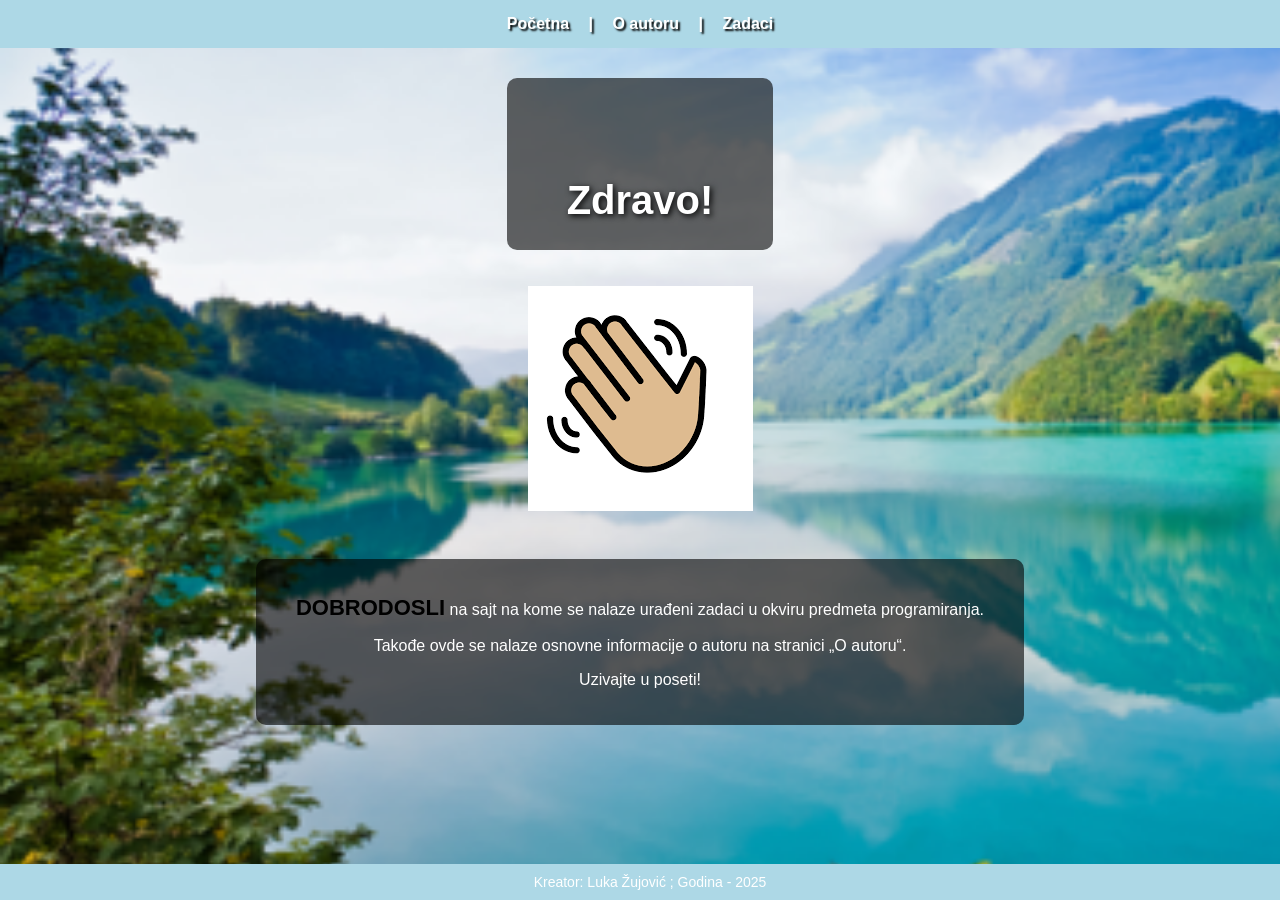
<file: index.html>
﻿<html>
<head>
    <meta charset="UTF-8">
    <title>Početna | Luka Žujović</title>
    <link rel="stylesheet" href="style.css">
</head>
<body>
    <header>
        <a href="index.html">Početna</a> |
        <a href="oautoru.html">O autoru</a> |
        <a href="zadaci.html">Zadaci</a>
    </header>




    <div class="box1">
        <h1>Zdravo!</h1>
    </div>
    <br />
    <br /> <br />
    <img src="slika/MAHANJE.jpg"class="slika" /> <br /> <br />

    <div class="box">
        <p><b>DOBRODOSLI</b> na sajt na kome se nalaze urađeni zadaci u okviru predmeta programiranja.</p>
        <p>Takođe ovde se nalaze osnovne informacije o autoru na stranici „O autoru“.</p>
        <p>Uzivajte u poseti!</p>
    </div>

    <footer>
        Kreator:  Luka Žujović ; Godina - 2025
    </footer>
</body>
</html>
</file>
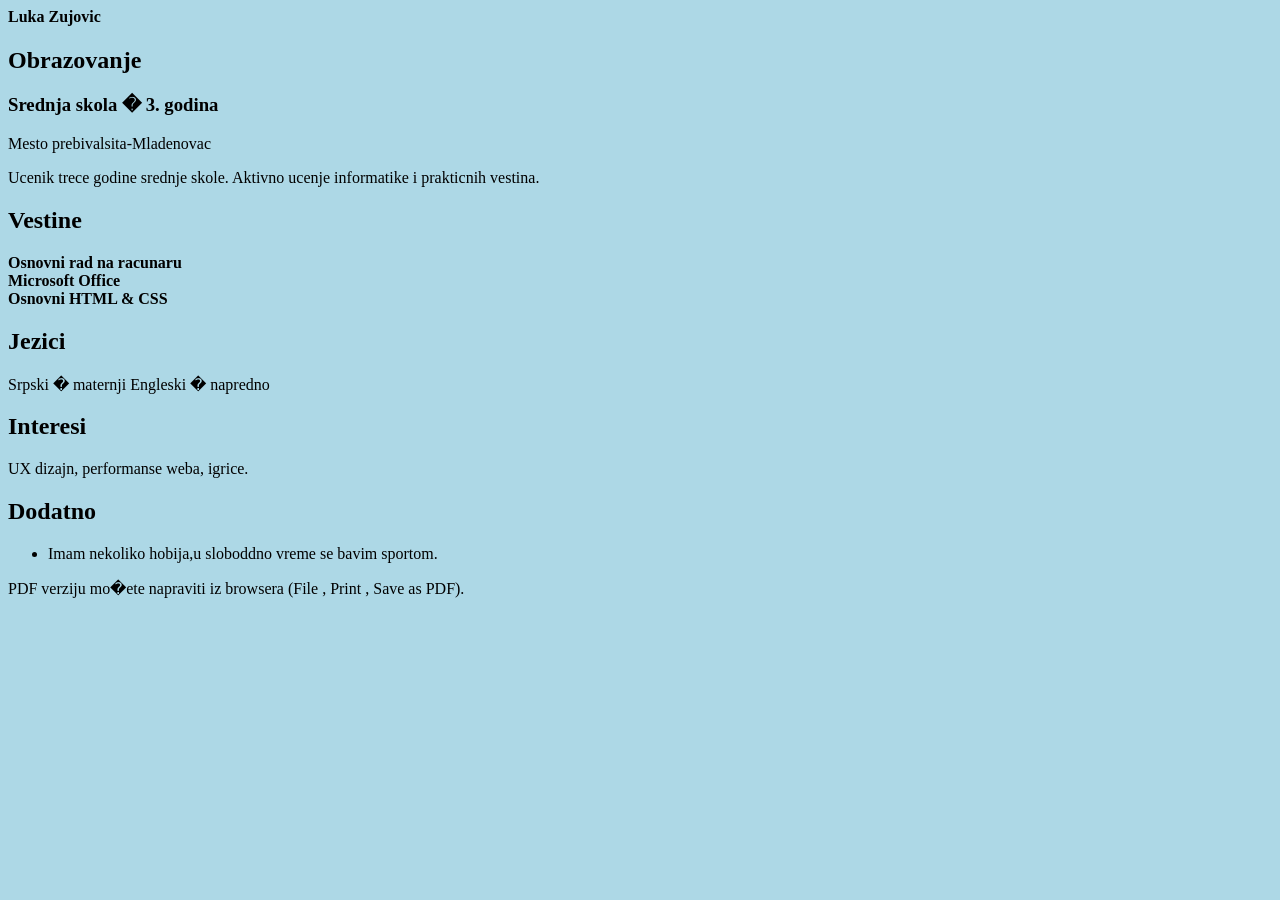
<file: CV.html>
<html>
<head>
    <style>
        body {
            background-color: lightblue; /* Ovde stavi koju boju �eli� */
        }
    </style>
</head>
    <section class="section">
        <section class="section">
            <h4>Luka Zujovic</h4>

            <h2>Obrazovanje</h2>
            <div class="job">
                <h3>Srednja skola � 3. godina</h3>
                <div class="meta">Mesto prebivalsita-Mladenovac</div>
                <p>Ucenik trece godine srednje skole. Aktivno ucenje informatike i prakticnih vestina.</p>
            </div>
        </section>


        </main>


        <aside class="right">
            <section class="section">
                <h2>Vestine</h2>
                <div class="skill"><strong>Osnovni rad na racunaru</strong><div class="bar"><i style="width:60%"></i></div></div>
                <div class="skill"><strong>Microsoft Office</strong><div class="bar"><i style="width:55%"></i></div></div>
                <div class="skill"><strong>Osnovni HTML & CSS</strong><div class="bar"><i style="width:40%"></i></div></div>
            </section>


            <section class="section">
                <h2>Jezici</h2>
                <div class="tags">
                    <span class="tag">Srpski � maternji</span>
                    <span class="tag">Engleski � napredno</span>
                </div>
            </section>


            <section class="section">
                <h2>Interesi</h2>
                <p style="margin:0">UX dizajn, performanse weba, igrice.</p>
            </section>


            <section class="section">
                <h2>Dodatno</h2>
                <ul>
                    <li>Imam nekoliko hobija,u sloboddno vreme se bavim sportom.</li>
                </ul>
            </section>
        </aside>
</div>

<footer>
    <div>PDF verziju mo�ete napraviti iz browsera (File , Print , Save as PDF).</div>
</footer>


</div>
</div>
</body>
</html>
</file>
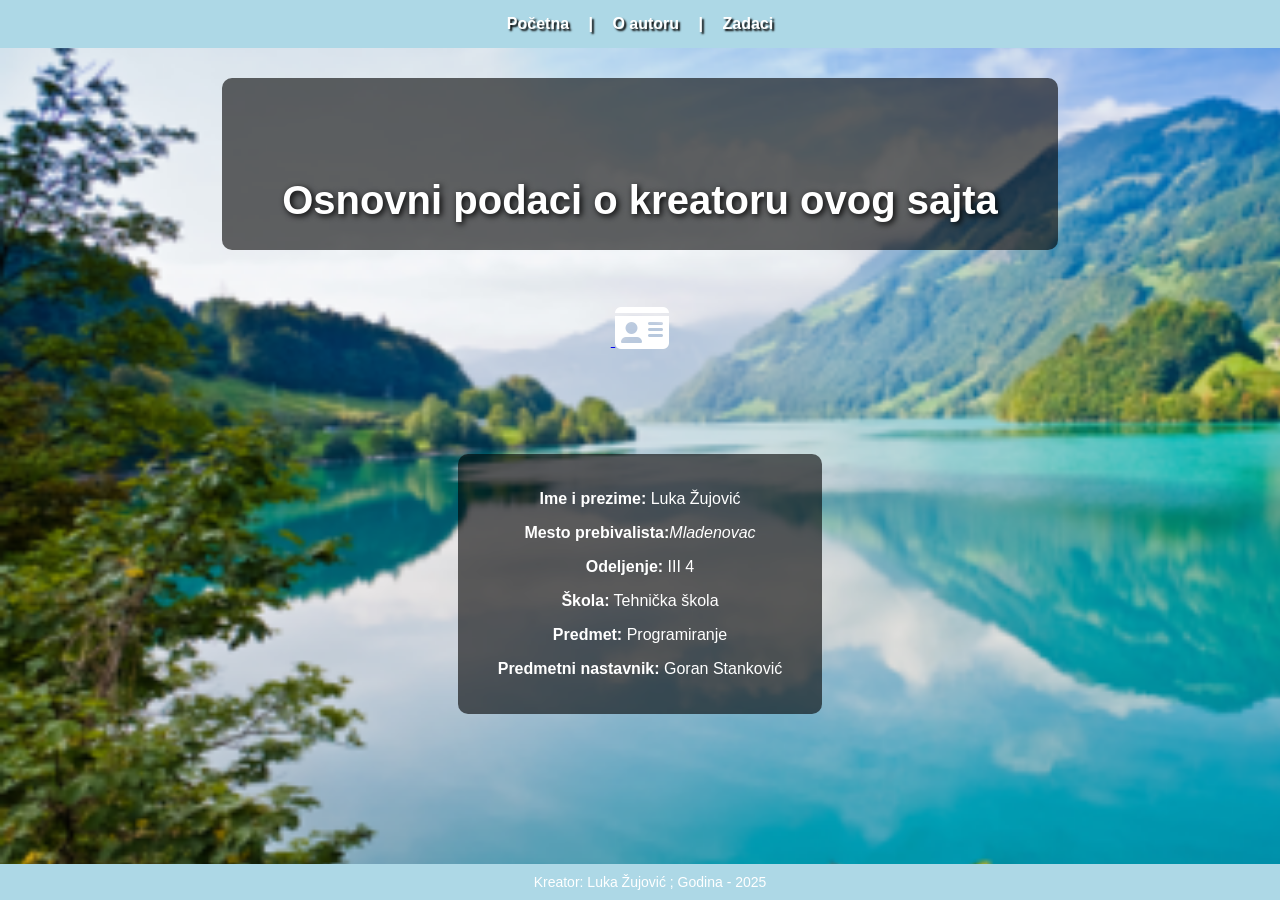
<file: oautoru.html>
﻿<html>
<head>
    <meta charset="UTF-8">
    <title>O autoru | Luka Žujović</title>
    <link rel="stylesheet" href="style.css">
        <link rel="stylesheet" href="https://cdnjs.cloudflare.com/ajax/libs/font-awesome/6.5.1/css/all.min.css">
</head>
<body>
    <header>
        <a href="index.html">Početna</a> |
        <a href="oautoru.html">O autoru</a> |
        <a href="zadaci.html">Zadaci</a>
    </header>


    <div class="box1">
        <h1>Osnovni podaci o kreatoru ovog sajta</h1>
    </div>
    <br /> <br /> <br /> <br />    <a href="./CV.html" title="Preuzmite moj CV">
        <a href="./CV.html" target="_self" title="Detaljan CV" class="cv-ikona">
            <i class="fa-solid fa-id-card fa-3x"></i>
        </a>
    </a> <br /> <br /> <br /> <br /> <br />

    <div class="box">
        <p><strong>Ime i prezime:</strong> Luka Žujović</p>
        <p><strong>Mesto prebivalista:</strong><i>Mladenovac</i></p>
        <p><strong>Odeljenje:</strong> III 4</p>
        <p><strong>Škola:</strong> Tehnička škola</p>
        <p><strong>Predmet:</strong> Programiranje</p>
        <p><strong>Predmetni nastavnik:</strong> Goran Stanković</p>
    </div>
    <br />

    <footer>
        Kreator:  Luka Žujović ; Godina - 2025
    </footer>
</body>
</html>
</file>
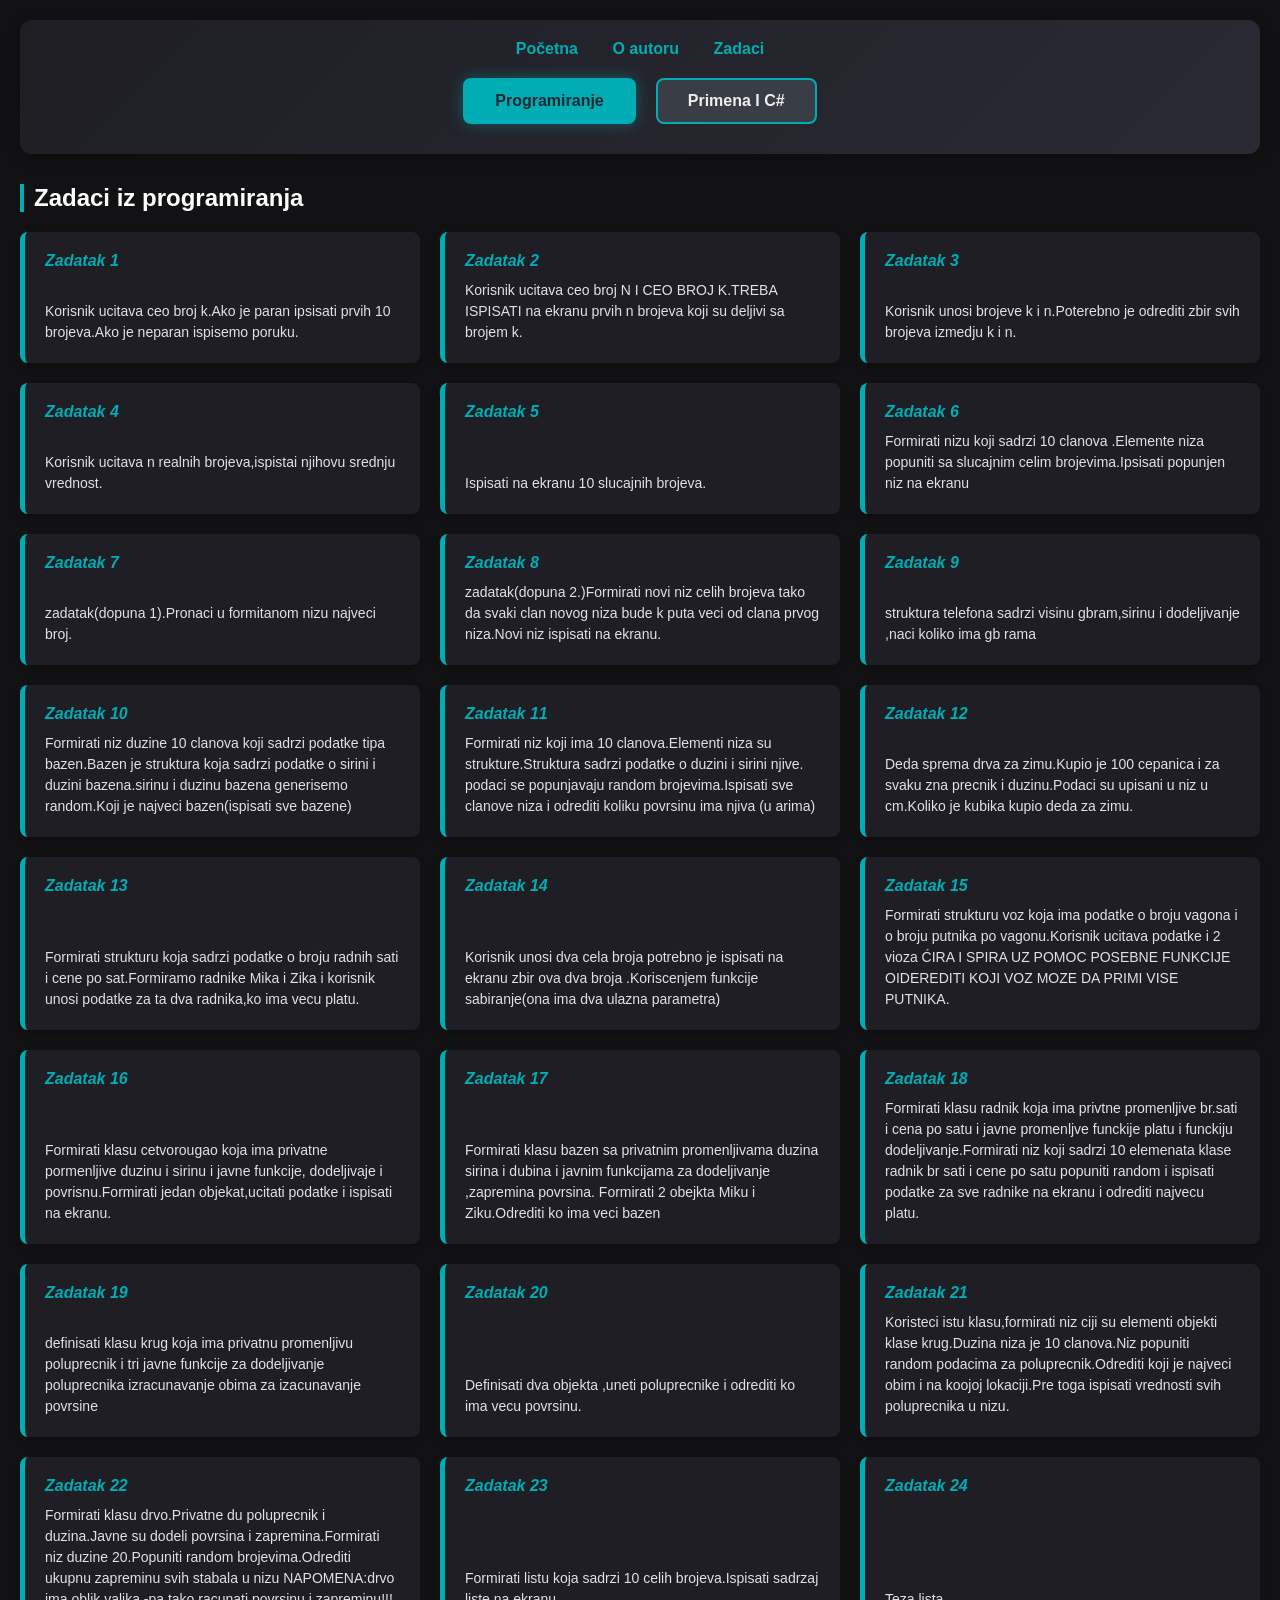
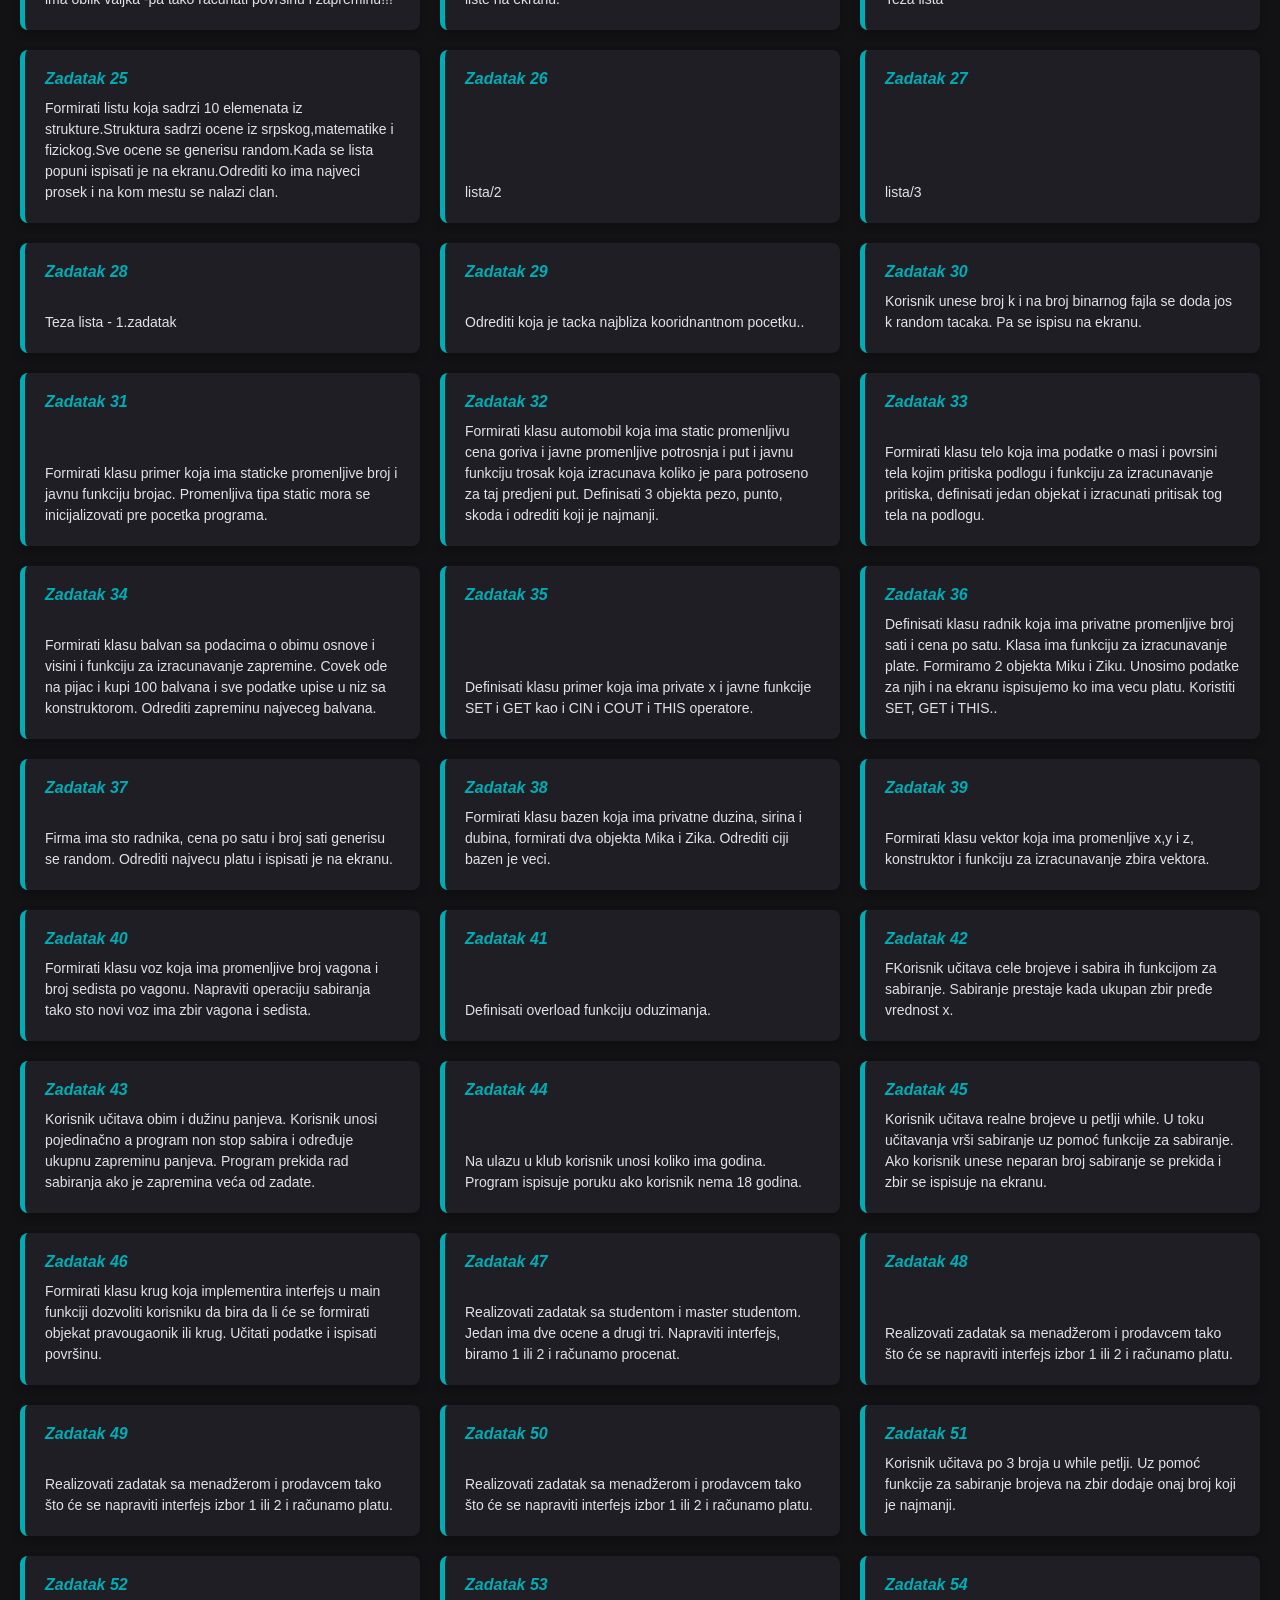
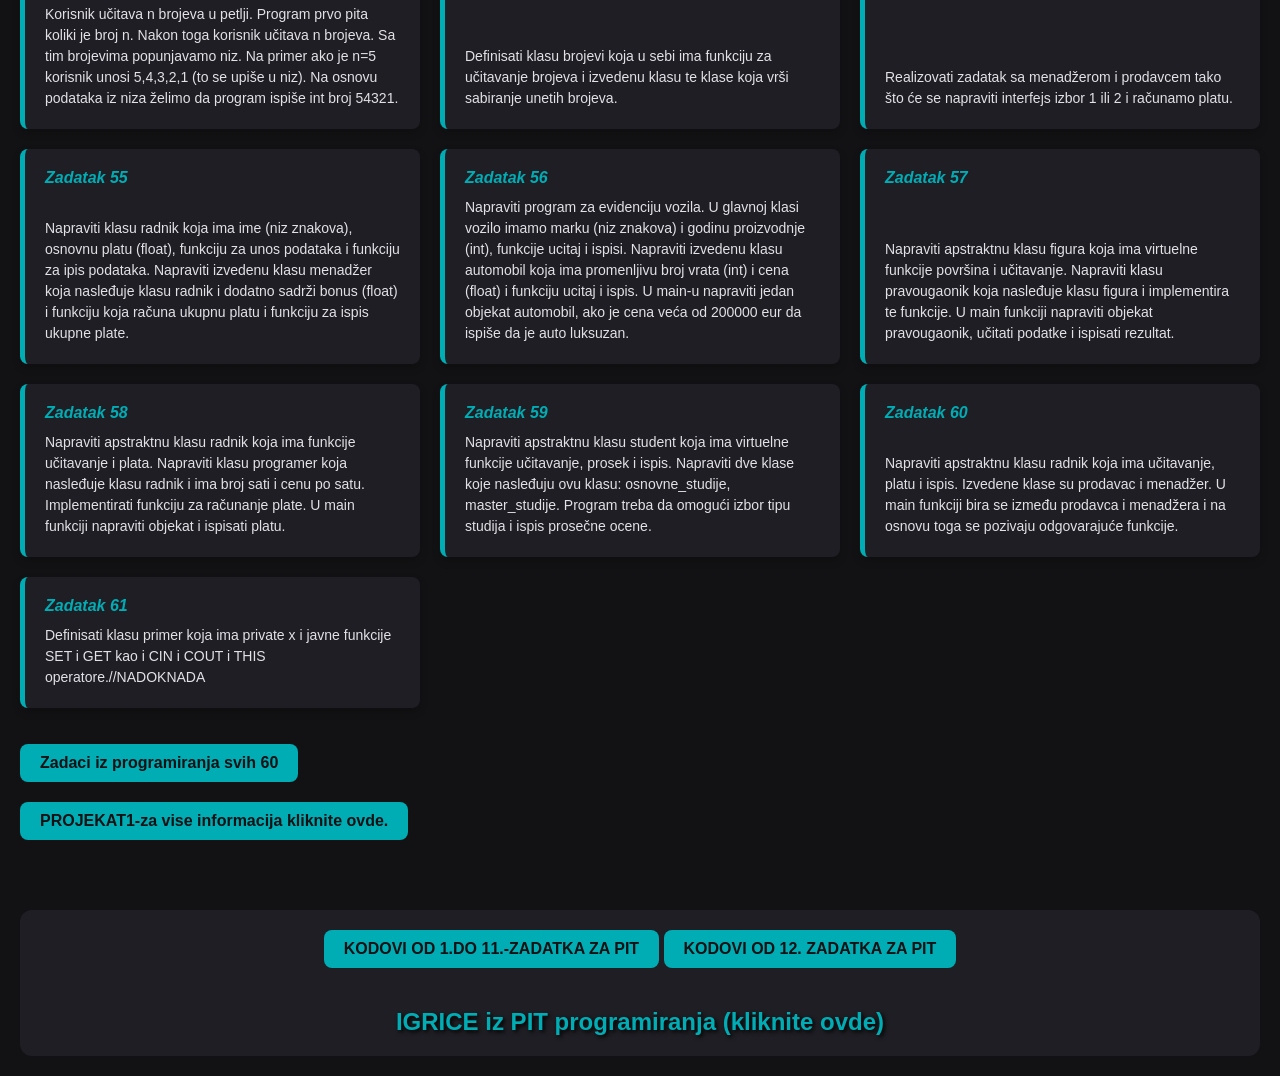
<file: zadaci.html>
﻿<!DOCTYPE html>
<html lang="sr">
<head>
    <meta charset="UTF-8">
    <meta name="viewport" content="width=device-width, initial-scale=1.0">
    <title>Zadaci | Luka Žujović</title>
    <style>
        * {
            margin: 0;
            padding: 0;
            box-sizing: border-box;
            font-family: 'Segoe UI', Tahoma, Geneva, Verdana, sans-serif;
        }

        body {
            background-color: #121214;
            color: #e1e1e6;
            padding: 20px;
        }

        header {
            text-align: center;
            margin-bottom: 30px;
            padding: 20px;
            background: linear-gradient(135deg, #1e1e24, #2a2a35);
            border-radius: 12px;
            box-shadow: 0 4px 15px rgba(0, 0, 0, 0.3);
        }

            header a {
                color: #00adb5;
                text-decoration: none;
                margin: 0 15px;
                font-weight: bold;
                font-size: 16px;
            }

                header a:hover {
                    text-decoration: underline;
                }

        .nav-buttons {
            display: flex;
            justify-content: center;
            gap: 20px;
            margin: 20px 0 10px 0;
        }

        .nav-btn {
            background-color: #393e46;
            color: #eee;
            border: 2px solid #00adb5;
            padding: 12px 30px;
            font-size: 16px;
            font-weight: bold;
            cursor: pointer;
            border-radius: 8px;
            transition: all 0.3s ease;
        }

            .nav-btn:hover, .nav-btn.active {
                background-color: #00adb5;
                color: #222831;
                box-shadow: 0 0 15px rgba(0, 173, 181, 0.4);
            }

        .content-section {
            display: none;
            animation: fadeIn 0.3s ease;
        }

            .content-section.active {
                display: block;
            }

        .section-title {
            color: #ffffff;
            margin: 20px 0;
            padding-left: 10px;
            border-left: 4px solid #00adb5;
        }

        .grid {
            display: grid;
            grid-template-columns: repeat(auto-fit, minmax(300px, 1fr));
            gap: 20px;
            margin-top: 20px;
        }

        .kartica {
            background-color: #1e1e24;
            border-left: 5px solid #00adb5;
            border-radius: 8px;
            padding: 20px;
            box-shadow: 0 4px 8px rgba(0, 0, 0, 0.2);
            cursor: pointer;
            transition: transform 0.2s ease, box-shadow 0.2s ease;
            display: flex;
            flex-direction: column;
            justify-content: space-between;
        }

            .kartica:hover {
                transform: translateY(-3px);
                box-shadow: 0 5px 15px rgba(0, 173, 181, 0.3);
            }

            .kartica h7 {
                color: #00adb5;
                font-size: 16px;
                font-weight: bold;
                margin-bottom: 10px;
                display: block;
            }

            .kartica p {
                font-size: 14px;
                color: #e1e1e6;
                line-height: 1.5;
            }

        /* Stilovi za Botton sekciju i Popup */
        .footer-links {
            margin-top: 50px;
            padding: 20px;
            background-color: #1e1e24;
            border-radius: 12px;
            text-align: center;
        }

        .dugme {
            display: inline-block;
            background-color: #00adb5;
            color: #121214;
            padding: 10px 20px;
            border-radius: 8px;
            text-decoration: none;
            font-weight: bold;
            margin-bottom: 20px;
        }

        .popup {
            display: none;
            position: fixed;
            z-index: 1000;
            left: 0;
            top: 0;
            width: 100%;
            height: 100%;
            background-color: rgba(0,0,0,0.7);
        }

        .popup-sadrzaj {
            background-color: #1e1e24;
            margin: 15% auto;
            padding: 20px;
            border: 2px solid #00adb5;
            width: 50%;
            border-radius: 12px;
            position: relative;
        }

        .zatvori {
            position: absolute;
            right: 20px;
            top: 10px;
            color: #aaa;
            font-size: 28px;
            cursor: pointer;
        }

            .zatvori:hover {
                color: #00adb5;
            }

        @keyframes fadeIn {
            from {
                opacity: 0;
            }

            to {
                opacity: 1;
            }
        }
    </style>
</head>
<body>

    <header>
        <a href="index.html">Početna</a>
        <a href="oautoru.html">O autoru</a>
        <a href="zadaci.html">Zadaci</a>

        <div class="nav-buttons">
            <button class="nav-btn active" onclick="switchTab('programiranje', this)">Programiranje</button>
            <button class="nav-btn" onclick="switchTab('primena', this)">Primena I C#</button>
        </div>
    </header>

    <div id="programiranje" class="content-section active">
        <h2 class="section-title">Zadaci iz programiranja</h2>
        <div class="grid">

            <div class="kartica" onclick="window.open('Zzadaci/1.z.jpg', '_blank')">
                <h7><i>Zadatak 1</i></h7>
                <p>Korisnik ucitava ceo broj k.Ako je paran ipsisati prvih 10 brojeva.Ako je neparan ispisemo poruku.</p>
            </div>

            <div class="kartica" onclick="window.open('Zzadaci/2.z.jpg', '_blank')">
                <h7><i>Zadatak 2</i></h7>
                <p>Korisnik ucitava ceo broj N I CEO BROJ K.TREBA ISPISATI na ekranu prvih n brojeva koji su deljivi sa brojem k.</p>
            </div>

            <div class="kartica" onclick="window.open('Zzadaci/3.z.jpg', '_blank')">
                <h7><i>Zadatak 3</i></h7>
                <p>Korisnik unosi brojeve k i n.Poterebno je odrediti zbir svih brojeva izmedju k i n.</p>
            </div>

            <div class="kartica" onclick="window.open('Zzadaci/4.z.jpg', '_blank')">
                <h7><i>Zadatak 4</i></h7>
                <p>Korisnik ucitava n realnih brojeva,ispistai njihovu srednju vrednost.</p>
            </div>

            <div class="kartica" onclick="window.open('Zzadaci/5.z.jpg', '_blank')">
                <h7><i>Zadatak 5</i></h7>
                <p>Ispisati na ekranu 10 slucajnih brojeva.</p>
            </div>

            <div class="kartica" onclick="window.open('Zzadaci/6.z.jpg', '_blank')">
                <h7><i>Zadatak 6</i></h7>
                <p>Formirati nizu koji sadrzi 10 clanova .Elemente niza popuniti sa slucajnim celim brojevima.Ipsisati popunjen niz na ekranu</p>
            </div>

            <div class="kartica" onclick="window.open('Zzadaci/7.z.jpg', '_blank')">
                <h7><i>Zadatak 7</i></h7>
                <p>zadatak(dopuna 1).Pronaci u formitanom nizu najveci broj.</p>
            </div>

            <div class="kartica" onclick="window.open('Zzadaci/8.z.jpg', '_blank')">
                <h7><i>Zadatak 8</i></h7>
                <p>zadatak(dopuna 2.)Formirati novi niz celih brojeva tako da svaki clan novog niza bude k puta veci od clana prvog niza.Novi niz ispisati na ekranu.</p>
            </div>

            <div class="kartica" onclick="window.open('Zzadaci/9.z.jpg', '_blank')">
                <h7><i>Zadatak 9</i></h7>
                <p>struktura telefona sadrzi visinu gbram,sirinu i dodeljivanje ,naci koliko ima gb rama</p>
            </div>

            <div class="kartica" onclick="window.open('Zzadaci/10.z.jpg', '_blank')">
                <h7><i>Zadatak 10</i></h7>
                <p>Formirati niz duzine 10 clanova koji sadrzi podatke tipa bazen.Bazen je struktura koja sadrzi podatke o sirini i duzini bazena.sirinu i duzinu bazena generisemo random.Koji je najveci bazen(ispisati sve bazene)</p>
            </div>

            <div class="kartica" onclick="window.open('Zzadaci/11.z.jpg', '_blank')">
                <h7><i>Zadatak 11</i></h7>
                <p>Formirati niz koji ima 10 clanova.Elementi niza su strukture.Struktura sadrzi podatke o duzini i sirini njive. podaci se popunjavaju random brojevima.Ispisati sve clanove niza i odrediti koliku povrsinu ima njiva (u arima)</p>
            </div>

            <div class="kartica" onclick="window.open('Zzadaci/12.z.jpg', '_blank')">
                <h7><i>Zadatak 12</i></h7>
                <p>Deda sprema drva za zimu.Kupio je 100 cepanica i za svaku zna precnik i duzinu.Podaci su upisani u niz u cm.Koliko je kubika kupio deda za zimu.</p>
            </div>

            <div class="kartica" onclick="window.open('Zzadaci/13.z.jpg', '_blank')">
                <h7><i>Zadatak 13</i></h7>
                <p>Formirati strukturu koja sadrzi podatke o broju radnih sati i cene po sat.Formiramo radnike Mika i Zika i korisnik unosi podatke za ta dva radnika,ko ima vecu platu.</p>
            </div>

            <div class="kartica" onclick="window.open('Zzadaci/14.z.jpg', '_blank')">
                <h7><i>Zadatak 14</i></h7>
                <p>Korisnik unosi dva cela broja potrebno je ispisati na ekranu zbir ova dva broja .Koriscenjem funkcije sabiranje(ona ima dva ulazna parametra)</p>
            </div>

            <div class="kartica" onclick="window.open('Zzadaci/15.z.jpg', '_blank')">
                <h7><i>Zadatak 15</i></h7>
                <p>Formirati strukturu voz koja ima podatke o broju vagona i o broju putnika po vagonu.Korisnik ucitava podatke i 2 vioza ĆIRA I SPIRA UZ POMOC POSEBNE FUNKCIJE OIDEREDITI KOJI VOZ MOZE DA PRIMI VISE PUTNIKA.</p>
            </div>

            <div class="kartica" onclick="window.open('Zzadaci/16.z.jpg', '_blank')">
                <h7><i>Zadatak 16</i></h7>
                <p>Formirati klasu cetvorougao koja ima privatne pormenljive duzinu i sirinu i javne funkcije, dodeljivaje i povrisnu.Formirati jedan objekat,ucitati podatke i ispisati na ekranu.</p>
            </div>

            <div class="kartica" onclick="window.open('Zzadaci/17.z.jpg', '_blank')">
                <h7><i>Zadatak 17</i></h7>
                <p>Formirati klasu bazen sa privatnim promenljivama duzina sirina i dubina i javnim funkcijama za dodeljivanje ,zapremina povrsina. Formirati 2 obejkta Miku i Ziku.Odrediti ko ima veci bazen</p>
            </div>

            <div class="kartica" onclick="window.open('Zzadaci/18.z.jpg', '_blank')">
                <h7><i>Zadatak 18</i></h7>
                <p>Formirati klasu radnik koja ima privtne promenljive br.sati i cena po satu i javne promenljve funckije platu i funckiju dodeljivanje.Formirati niz koji sadrzi 10 elemenata klase radnik br sati i cene po satu popuniti random i ispisati podatke za sve radnike na ekranu i odrediti najvecu platu.</p>
            </div>

            <div class="kartica" onclick="window.open('Zzadaci/19.z.jpg', '_blank')">
                <h7><i>Zadatak 19</i></h7>
                <p>definisati klasu krug koja ima privatnu promenljivu poluprecnik i tri javne funkcije za dodeljivanje poluprecnika izracunavanje obima za izacunavanje povrsine</p>
            </div>

            <div class="kartica" onclick="window.open('Zzadaci/20.z.jpg', '_blank')">
                <h7><i>Zadatak 20</i></h7>
                <p>Definisati dva objekta ,uneti poluprecnike i odrediti ko ima vecu povrsinu.</p>
            </div>

            <div class="kartica" onclick="window.open('Zzadaci/21.z.jpg', '_blank')">
                <h7><i>Zadatak 21</i></h7>
                <p>Koristeci istu klasu,formirati niz ciji su elementi objekti klase krug.Duzina niza je 10 clanova.Niz popuniti random podacima za poluprecnik.Odrediti koji je najveci obim i na koojoj lokaciji.Pre toga ispisati vrednosti svih poluprecnika u nizu.</p>
            </div>

            <div class="kartica" onclick="window.open('Zzadaci/22.z.jpg', '_blank')">
                <h7><i>Zadatak 22</i></h7>
                <p>Formirati klasu drvo.Privatne du poluprecnik i duzina.Javne su dodeli povrsina i zapremina.Formirati niz duzine 20.Popuniti random brojevima.Odrediti ukupnu zapreminu svih stabala u nizu NAPOMENA:drvo ima oblik valjka -pa tako racunati povrsinu i zapreminu!!!</p>
            </div>

            <div class="kartica" onclick="window.open('Zzadaci/23.z.jpg', '_blank')">
                <h7><i>Zadatak 23</i></h7>
                <p>Formirati listu koja sadrzi 10 celih brojeva.Ispisati sadrzaj liste na ekranu.</p>
            </div>

            <div class="kartica" onclick="window.open('Zzadaci/24.z.jpg', '_blank')">
                <h7><i>Zadatak 24</i></h7>
                <p>Teza lista</p>
            </div>

            <div class="kartica" onclick="window.open('Zzadaci/25.z.jpg', '_blank')">
                <h7><i>Zadatak 25</i></h7>
                <p>Formirati listu koja sadrzi 10 elemenata iz strukture.Struktura sadrzi ocene iz srpskog,matematike i fizickog.Sve ocene se generisu random.Kada se lista popuni ispisati je na ekranu.Odrediti ko ima najveci prosek i na kom mestu se nalazi clan.</p>
            </div>

            <div class="kartica" onclick="window.open('Zzadaci/26.z.jpg', '_blank')">
                <h7><i>Zadatak 26</i></h7>
                <p>lista/2</p>
            </div>

            <div class="kartica" onclick="window.open('Zzadaci/27.z.jpg', '_blank')">
                <h7><i>Zadatak 27</i></h7>
                <p>lista/3</p>
            </div>

            <div class="kartica" onclick="window.open('Zzadaci/28.z.jpg', '_blank')">
                <h7><i>Zadatak 28</i></h7>
                <p>Teza lista - 1.zadatak</p>
            </div>

            <div class="kartica" onclick="window.open('Zzadaci/29.z.jpg', '_blank')">
                <h7><i>Zadatak 29</i></h7>
                <p>Odrediti koja je tacka najbliza kooridnantnom pocetku..</p>
            </div>

            <div class="kartica" onclick="window.open('Zzadaci/30..jpg', '_blank')">
                <h7><i>Zadatak 30</i></h7>
                <p>Korisnik unese broj k i na broj binarnog fajla se doda jos k random tacaka. Pa se ispisu na ekranu.</p>
            </div>

            <div class="kartica" onclick="window.open('Zzadaci/31..jpg', '_blank')">
                <h7><i>Zadatak 31</i></h7>
                <p>Formirati klasu primer koja ima staticke promenljive broj i javnu funkciju brojac. Promenljiva tipa static mora se inicijalizovati pre pocetka programa.</p>
            </div>

            <div class="kartica" onclick="window.open('Zzadaci/32..jpg', '_blank')">
                <h7><i>Zadatak 32</i></h7>
                <p>Formirati klasu automobil koja ima static promenljivu cena goriva i javne promenljive potrosnja i put i javnu funkciju trosak koja izracunava koliko je para potroseno za taj predjeni put. Definisati 3 objekta pezo, punto, skoda i odrediti koji je najmanji.</p>
            </div>

            <div class="kartica" onclick="window.open('Zzadaci/33..jpg', '_blank')">
                <h7><i>Zadatak 33</i></h7>
                <p>Formirati klasu telo koja ima podatke o masi i povrsini tela kojim pritiska podlogu i funkciju za izracunavanje pritiska, definisati jedan objekat i izracunati pritisak tog tela na podlogu.</p>
            </div>

            <div class="kartica" onclick="window.open('Zzadaci/34..jpg', '_blank')">
                <h7><i>Zadatak 34</i></h7>
                <p>Formirati klasu balvan sa podacima o obimu osnove i visini i funkciju za izracunavanje zapremine. Covek ode na pijac i kupi 100 balvana i sve podatke upise u niz sa konstruktorom. Odrediti zapreminu najveceg balvana.</p>
            </div>

            <div class="kartica" onclick="window.open('Zzadaci/35..jpg', '_blank')">
                <h7><i>Zadatak 35</i></h7>
                <p>Definisati klasu primer koja ima private x i javne funkcije SET i GET kao i CIN i COUT i THIS operatore.</p>
            </div>

            <div class="kartica" onclick="window.open('Zzadaci/36..jpg', '_blank')">
                <h7><i>Zadatak 36</i></h7>
                <p>Definisati klasu radnik koja ima privatne promenljive broj sati i cena po satu. Klasa ima funkciju za izracunavanje plate. Formiramo 2 objekta Miku i Ziku. Unosimo podatke za njih i na ekranu ispisujemo ko ima vecu platu. Koristiti SET, GET i THIS..</p>
            </div>

            <div class="kartica" onclick="window.open('Zzadaci/37..jpg', '_blank')">
                <h7><i>Zadatak 37</i></h7>
                <p>Firma ima sto radnika, cena po satu i broj sati generisu se random. Odrediti najvecu platu i ispisati je na ekranu.</p>
            </div>

            <div class="kartica" onclick="window.open('Zzadaci/38..jpg', '_blank')">
                <h7><i>Zadatak 38</i></h7>
                <p>Formirati klasu bazen koja ima privatne duzina, sirina i dubina, formirati dva objekta Mika i Zika. Odrediti ciji bazen je veci.</p>
            </div>

            <div class="kartica" onclick="window.open('Zzadaci/39..jpg', '_blank')">
                <h7><i>Zadatak 39</i></h7>
                <p>Formirati klasu vektor koja ima promenljive x,y i z, konstruktor i funkciju za izracunavanje zbira vektora.</p>
            </div>

            <div class="kartica" onclick="window.open('Zzadaci/40..jpg', '_blank')">
                <h7><i>Zadatak 40</i></h7>
                <p>Formirati klasu voz koja ima promenljive broj vagona i broj sedista po vagonu. Napraviti operaciju sabiranja tako sto novi voz ima zbir vagona i sedista.</p>
            </div>

            <div class="kartica" onclick="window.open('Zzadaci/41..jpg', '_blank')">
                <h7><i>Zadatak 41</i></h7>
                <p>Definisati overload funkciju oduzimanja.</p>
            </div>

            <div class="kartica" onclick="window.open('Zzadaci/42.jpg', '_blank')">
                <h7><i>Zadatak 42</i></h7>
                <p>FKorisnik učitava cele brojeve i sabira ih funkcijom za sabiranje. Sabiranje prestaje kada ukupan zbir pređe vrednost x.</p>
            </div>

            <div class="kartica" onclick="window.open('Zzadaci/43..jpg', '_blank')">
                <h7><i>Zadatak 43</i></h7>
                <p>Korisnik učitava obim i dužinu panjeva. Korisnik unosi pojedinačno a program non stop sabira i određuje ukupnu zapreminu panjeva. Program prekida rad sabiranja ako je zapremina veća od zadate.</p>
            </div>

            <div class="kartica" onclick="window.open('Zzadaci/44..jpg', '_blank')">
                <h7><i>Zadatak 44</i></h7>
                <p>Na ulazu u klub korisnik unosi koliko ima godina. Program ispisuje poruku ako korisnik nema 18 godina.</p>
            </div>

            <div class="kartica" onclick="window.open('Zzadaci/45..jpg', '_blank')">
                <h7><i>Zadatak 45</i></h7>
                <p>Korisnik učitava realne brojeve u petlji while. U toku učitavanja vrši sabiranje uz pomoć funkcije za sabiranje. Ako korisnik unese neparan broj sabiranje se prekida i zbir se ispisuje na ekranu.</p>
            </div>

            <div class="kartica" onclick="window.open('Zzadaci/46..jpg', '_blank')">
                <h7><i>Zadatak 46</i></h7>
                <p>Formirati klasu krug koja implementira interfejs u main funkciji dozvoliti korisniku da bira da li će se formirati objekat pravougaonik ili krug. Učitati podatke i ispisati površinu.</p>
            </div>

            <div class="kartica" onclick="window.open('Zzadaci/47..jpg', '_blank')">
                <h7><i>Zadatak 47</i></h7>
                <p>Realizovati zadatak sa studentom i master studentom. Jedan ima dve ocene a drugi tri. Napraviti interfejs, biramo 1 ili 2 i računamo procenat.</p>
            </div>

            <div class="kartica" onclick="window.open('Zzadaci/48..jpg', '_blank')">
                <h7><i>Zadatak 48</i></h7>
                <p>Realizovati zadatak sa menadžerom i prodavcem tako što će se napraviti interfejs izbor 1 ili 2 i računamo platu.</p>
            </div>

            <div class="kartica" onclick="window.open('Zzadaci/49..jpg', '_blank')">
                <h7><i>Zadatak 49</i></h7>
                <p>Realizovati zadatak sa menadžerom i prodavcem tako što će se napraviti interfejs izbor 1 ili 2 i računamo platu.</p>
            </div>

            <div class="kartica" onclick="window.open('Zzadaci/50..jpg', '_blank')">
                <h7><i>Zadatak 50</i></h7>
                <p>Realizovati zadatak sa menadžerom i prodavcem tako što će se napraviti interfejs izbor 1 ili 2 i računamo platu.</p>
            </div>

            <div class="kartica" onclick="window.open('Zzadaci/51..jpg', '_blank')">
                <h7><i>Zadatak 51</i></h7>
                <p>Korisnik učitava po 3 broja u while petlji. Uz pomoć funkcije za sabiranje brojeva na zbir dodaje onaj broj koji je najmanji.</p>
            </div>

            <div class="kartica" onclick="window.open('Zzadaci/52..jpg', '_blank')">
                <h7><i>Zadatak 52</i></h7>
                <p>Korisnik učitava n brojeva u petlji. Program prvo pita koliki je broj n. Nakon toga korisnik učitava n brojeva. Sa tim brojevima popunjavamo niz. Na primer ako je n=5 korisnik unosi 5,4,3,2,1 (to se upiše u niz). Na osnovu podataka iz niza želimo da program ispiše int broj 54321.</p>
            </div>

            <div class="kartica" onclick="window.open('Zzadaci/53..jpg', '_blank')">
                <h7><i>Zadatak 53</i></h7>
                <p>Definisati klasu brojevi koja u sebi ima funkciju za učitavanje brojeva i izvedenu klasu te klase koja vrši sabiranje unetih brojeva.</p>
            </div>

            <div class="kartica" onclick="window.open('Zzadaci/54..jpg', '_blank')">
                <h7><i>Zadatak 54</i></h7>
                <p>Realizovati zadatak sa menadžerom i prodavcem tako što će se napraviti interfejs izbor 1 ili 2 i računamo platu.</p>
            </div>

            <div class="kartica" onclick="window.open('Zzadaci/55..jpg', '_blank')">
                <h7><i>Zadatak 55</i></h7>
                <p>Napraviti klasu radnik koja ima ime (niz znakova), osnovnu platu (float), funkciju za unos podataka i funkciju za ipis podataka. Napraviti izvedenu klasu menadžer koja nasleđuje klasu radnik i dodatno sadrži bonus (float) i funkciju koja računa ukupnu platu i funkciju za ispis ukupne plate.</p>
            </div>

            <div class="kartica" onclick="window.open('Zzadaci/56..jpg', '_blank')">
                <h7><i>Zadatak 56</i></h7>
                <p>Napraviti program za evidenciju vozila. U glavnoj klasi vozilo imamo marku (niz znakova) i godinu proizvodnje (int), funkcije ucitaj i ispisi. Napraviti izvedenu klasu automobil koja ima promenljivu broj vrata (int) i cena (float) i funkciju ucitaj i ispis. U main-u napraviti jedan objekat automobil, ako je cena veća od 200000 eur da ispiše da je auto luksuzan.</p>
            </div>

            <div class="kartica" onclick="window.open('Zzadaci/57.jpg', '_blank')">
                <h7><i>Zadatak 57</i></h7>
                <p>Napraviti apstraktnu klasu figura koja ima virtuelne funkcije površina i učitavanje. Napraviti klasu pravougaonik koja nasleđuje klasu figura i implementira te funkcije. U main funkciji napraviti objekat pravougaonik, učitati podatke i ispisati rezultat.</p>
            </div>

            <div class="kartica" onclick="window.open('Zzadaci/58..jpg', '_blank')">
                <h7><i>Zadatak 58</i></h7>
                <p>Napraviti apstraktnu klasu radnik koja ima funkcije učitavanje i plata. Napraviti klasu programer koja nasleđuje klasu radnik i ima broj sati i cenu po satu. Implementirati funkciju za računanje plate. U main funkciji napraviti objekat i ispisati platu.</p>
            </div>

            <div class="kartica" onclick="window.open('Zzadaci/59.jpg', '_blank')">
                <h7><i>Zadatak 59</i></h7>
                <p>Napraviti apstraktnu klasu student koja ima virtuelne funkcije učitavanje, prosek i ispis. Napraviti dve klase koje nasleđuju ovu klasu: osnovne_studije, master_studije. Program treba da omogući izbor tipu studija i ispis prosečne ocene.</p>
            </div>

            <div class="kartica" onclick="window.open('Zzadaci/60..jpg', '_blank')">
                <h7><i>Zadatak 60</i></h7>
                <p>Napraviti apstraktnu klasu radnik koja ima učitavanje, platu i ispis. Izvedene klase su prodavac i menadžer. U main funkciji bira se između prodavca i menadžera i na osnovu toga se pozivaju odgovarajuće funkcije.</p>
            </div>

            <div class="kartica" onclick="window.open('Zzadaci/61..jpg', '_blank')">
                <h7><i>Zadatak 61</i></h7>
                <p>Definisati klasu primer koja ima private x i javne funkcije SET i GET kao i CIN i COUT i THIS operatore.//NADOKNADA</p>
            </div>
        </div>
        <br />
        <br />
        <a href="dok/kodoviZaPr(1).txt" target="_blank" class="dugme">Zadaci iz programiranja svih 60</a>

    </div>

    <a href="https://mafija-online.github.io/game/" target="_blank" class="dugme">PROJEKAT1-za vise informacija kliknite ovde.</a>



    <div id="primena" class="content-section">
        <h2 class="section-title">Zadaci iz Primene i C#</h2>
        <div class="grid">

            <div class="kartica" onclick="window.open('slike/primena1.jpg', '_blank')">
                <h7><i>Prvi zadatak</i></h7>
                <p>Mrdanje</p>
            </div>
            <div class="kartica" onclick="window.open('slike/primena2.jpg', '_blank')">
                <h7><i>Drugi zadatak</i></h7>
                <p>IGRA</p>
            </div>
            <div class="kartica" onclick="window.open('slike/primena3.jpg', '_blank')">
                <h7><i>Dinosaur</i></h7>
                <p></p>
            </div>
            <div class="kartica" onclick="window.open('slike/primena4.jpg', '_blank')">
                <h7><i>Četvrti zadatak</i></h7>
                <p>Flappy bird</p>
            </div>
            <div class="kartica" onclick="window.open('slike/primena5.jpg', '_blank')">
                <h7><i>Peti zadatak</i></h7>
                <p>lavirint</p>
            </div>
            <div class="kartica" onclick="window.open('slike/primena6.jpg', '_blank')">
                <h7><i>Šesti zadatak</i></h7>
                <p>lovac</p>
            </div>
            <div class="kartica" onclick="window.open('slike/primena7.jpg', '_blank')">
                <h7><i>Sedmi zadatak</i></h7>
                <p>prodavnica</p>
            </div>
            <div class="kartica" onclick="window.open('slike/primena8.jpg', '_blank')">
                <h7><i>Osmi zadatak</i></h7>
                <p>Pucanje</p>
            </div>
            <div class="kartica" onclick="window.open('slike/primena9.jpg', '_blank')">
                <h7><i>Deveti zadatak</i></h7>
                <p>slike</p>
            </div>
            <div class="kartica" onclick="window.open('slike/primena10.jpg', '_blank')">
                <h7><i>Deseti zadatak</i></h7>
                <p>TAB</p>
            </div>
            <div class="kartica" onclick="window.open('slike/primena11.jpg', '_blank')">
                <h7><i>Jedanaesti zadatak</i></h7>
                <p>UGAO</p>
            </div>
            <div class="kartica" onclick="window.open('slike/primena12.jpg', '_blank')">
                <h7><i>Dvanaesti zadatak</i></h7>
                <p>Kviz</p>
            </div>
            <div class="kartica" onclick="window.open('slike/primena13.jpg', '_blank')">
                <h7><i>Trinaesti zadatak</i></h7>
                <p>CheckListBox</p>
            </div>
            <div class="kartica" onclick="window.open('slike/primena14.jpg', '_blank')">
                <h7><i>Četrnaesti zadatak</i></h7>
                <p>servis</p>
            </div>
            <div class="kartica" onclick="window.open('slike/primena15.jpg', '_blank')">
                <h7><i>Petnaesti zadatak</i></h7>
                <p>Ucenici</p>
            </div>

        </div>
    </div>

    <div class="footer-links">
        <a href="PIT.txt" target="_blank" class="dugme">KODOVI OD 1.DO 11.-ZADATKA ZA PIT</a>

        <a href="pit2.txt" target="_blank" class="dugme">KODOVI OD 12. ZADATKA ZA PIT</a>

        <h2 onclick="otvoriOpis()" style="cursor:pointer; color:#00adb5; text-shadow:2px 2px 4px black; margin-top:20px;">
            <b>IGRICE iz PIT programiranja (kliknite ovde)</b>
        </h2>
    </div>

    <div id="opisIgrica" class="popup">
        <div class="popup-sadrzaj">
            <span class="zatvori" onclick="zatvoriOpis()">&times;</span>
            <h3>O igrama</h3><br>
            <p>Ove igrice su napravljene u Visual Studiu.</p><br>
            <p>Svaka igrica prikazuje osnovne principe programiranja — kretanje i logiku igre.</p><br>
            <p>🎮 Na primer: igra “prelazak ulice” testira reflekse, dok druge koriste algoritme za pomeranje i detekciju sudara.</p>
        </div>
    </div>
    <script>
        function switchTab(sectionId, element) {
            const sections = document.querySelectorAll('.content-section');
            sections.forEach(sec => sec.classList.remove('active'));

            const buttons = document.querySelectorAll('.nav-btn');
            buttons.forEach(btn => btn.classList.remove('active'));

            document.getElementById(sectionId).classList.add('active');
            element.classList.add('active');
        }

        function otvoriOpis() {
            document.getElementById("opisIgrica").style.display = "block";
        }

        function zatvoriOpis() {
            document.getElementById("opisIgrica").style.display = "none";
        }

        // Zatvaranje popup prozora ako se klikne bilo gde van njega
        window.onclick = function (event) {
            const popup = document.getElementById("opisIgrica");
            if (event.target == popup) {
                popup.style.display = "none";
            }
        }
    </script>

</body>
</html>
</file>
<file: style.css>
﻿body {
    margin: 0;
    font-family: Arial, sans-serif;
    background-image: url('slika/pozadina1.jpg');
    background-size: cover;
    background-repeat: no-repeat;
    background-attachment: fixed;
    color: white;
    text-align: center;
}

header {
    text-shadow:2px 2px 2px black;
    background-color:lightblue;
    padding: 15px;
    font-weight: bold;
}

    header a {
        color: white;
        text-decoration: none;
        margin: 0 15px;
    }

        header a:hover {
            text-decoration: underline;
        }

h1 {
    margin-top: 100px;
    font-size: 40px;
    text-shadow: 2px 2px 6px black;
}

.box1 {
    text-align:center;
    background-color: rgba(0, 0, 0, 0.6);
    display: inline-block;
    padding: 0px 60px;
    border-radius: 10px;
    margin-top: 30px;
}

.box {
    background-color: rgba(0, 0, 0, 0.6);
    display: inline-block;
    padding: 20px 40px;
    border-radius: 10px;
    margin-top: 30px;
}

footer {
    background-color: lightblue;
    color: white;
    padding: 10px;
    position: fixed;
    bottom: 0;
    width: 100%;
    font-size: 14px;
}


.grid {
    display: grid;
    grid-template-columns: repeat(auto-fit, minmax(250px, 1fr));
    gap: 20px;
    padding: 20px;
}

.kartica {
    background: rgba(0, 0, 0, 0.6);
    color: white;
    padding: 15px;
    border-radius: 10px;
    text-align: center;
    transition: 0.3s;
}

    .kartica:hover {
        background: rgba(0, 0, 0, 0.8);
        transform: scale(1.03);
    }
.dugme {
    display: inline-block;
    background-color: #007bff; /* plava boja */
    color: white;
    padding: 10px 20px;
    text-decoration: none;
    border-radius: 8px;
    font-weight: bold;
    transition: 0.3s;
    text-align:center;
}

.dugme:hover {
    background-color: #0056b3; /* tamnija plava kad pređeš mišem */
}
i{
    color:white;
}
b{
    color:black;
    font-size:22px;
}
g{
    color:darkblue;
}

l {
    color: black;
    font-size: 22px;
}
.popup{
display: none;
position: fixed;
z-index: 10;
left: 0;
top: 0;
width: 100%;
height: 100%;
background-color: rgba(0, 0, 0, 0.7);
}

.popup-sadrzaj {
    background-color: rgba(255, 255, 255, 0.95);
    color: black;
    margin: 10% auto;
    padding: 20px;
    border-radius: 15px;
    width: 80%;
    max-width: 500px;
    text-align: left;
    box-shadow: 0 0 20px rgba(255, 255, 255, 0.3);
}

.zatvori {
    color: red;
    float: right;
    font-size: 28px;
    font-weight: bold;
    cursor: pointer;
}
b{
    color:black;
}
#slika{
    border:dashed;
}
/* Stil za ikonicu (link) */
a[title="Preuzmite moj CV"] {
    text-decoration: none; /* Ukloni podvlačenje */
    color: #008080; /* Boja koja se slaže sa tirkiznom temom */
    display: inline-block; /* Osiguraj da se ponaša kao blok za margine */
    margin-top: 15px; /* Dodaj malo prostora iznad */
}

    /* Stil za hover (kada miš pređe preko) */
    a[title="Preuzmite moj CV"]:hover {
        color: #00b3b3; /* Malo svetlija boja za interakciju */
    }

    prop{
        background-color:darkslategrey;
    }
</file>
